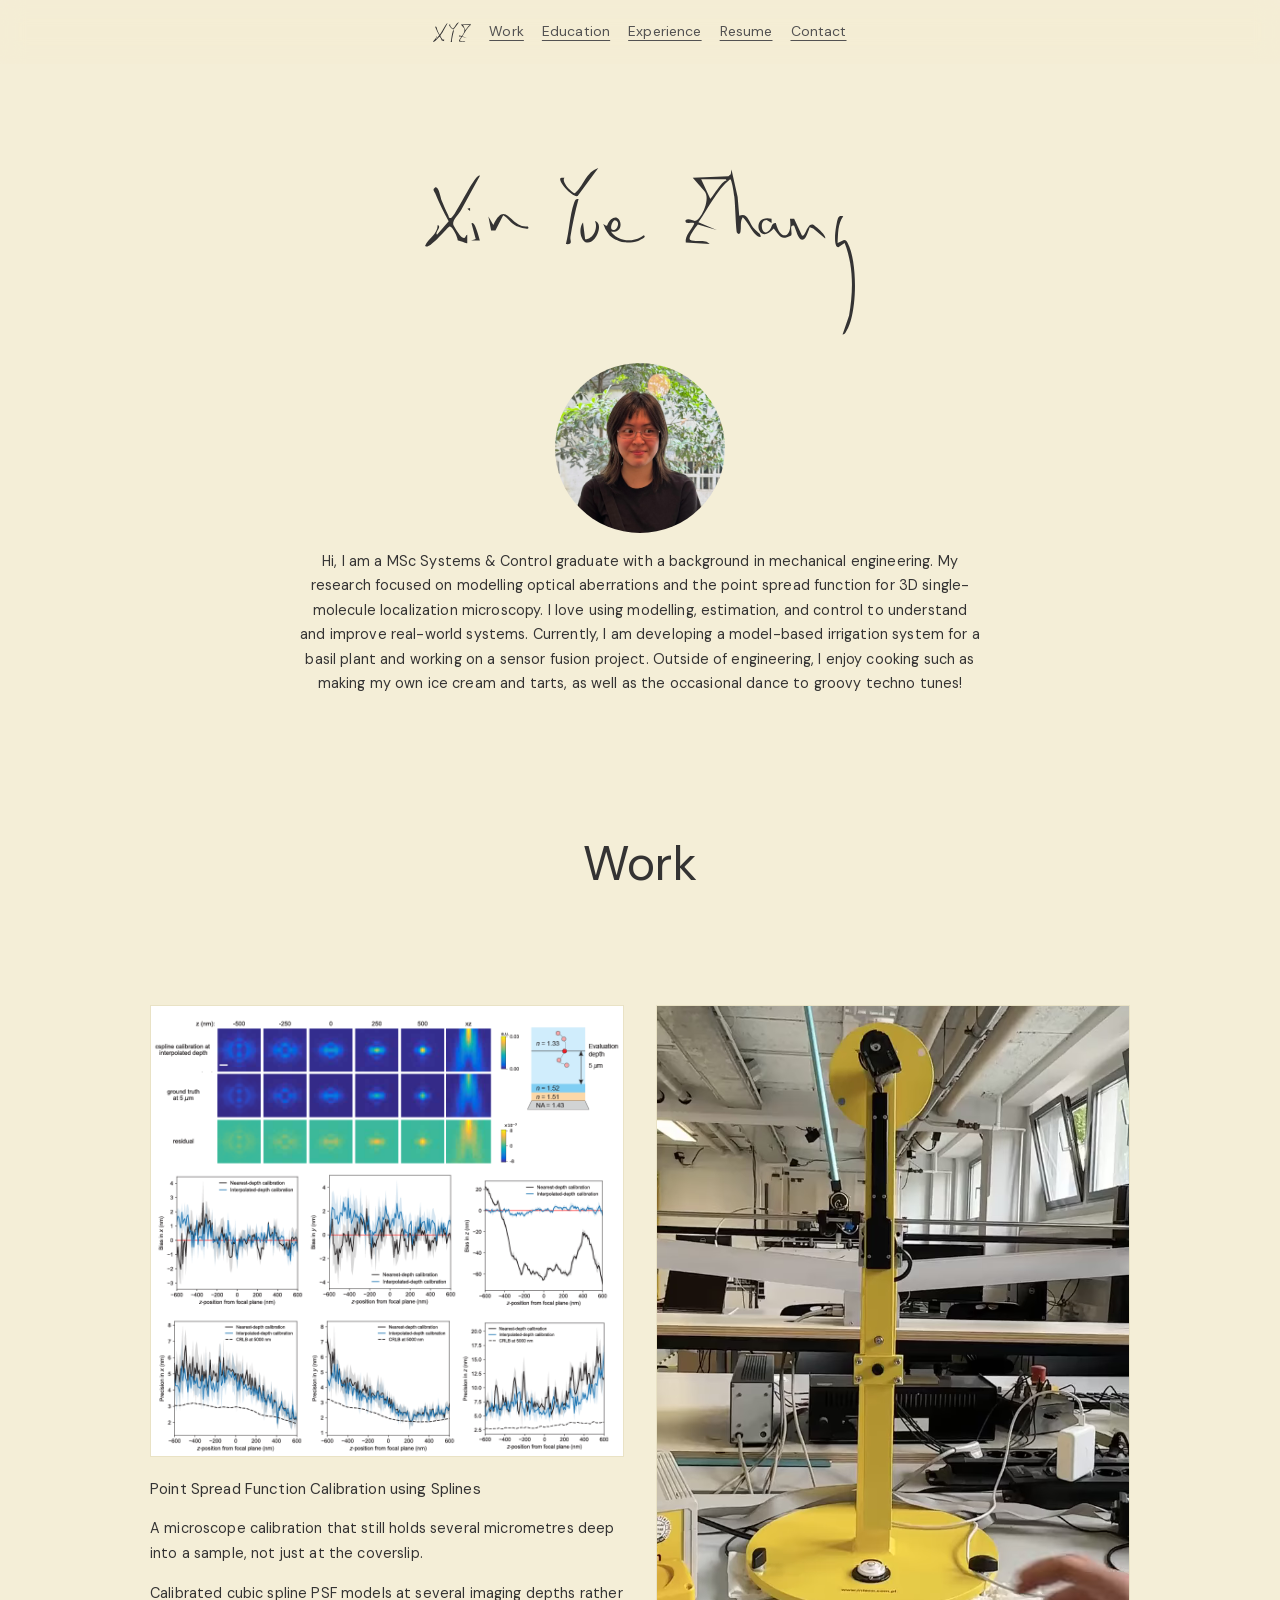
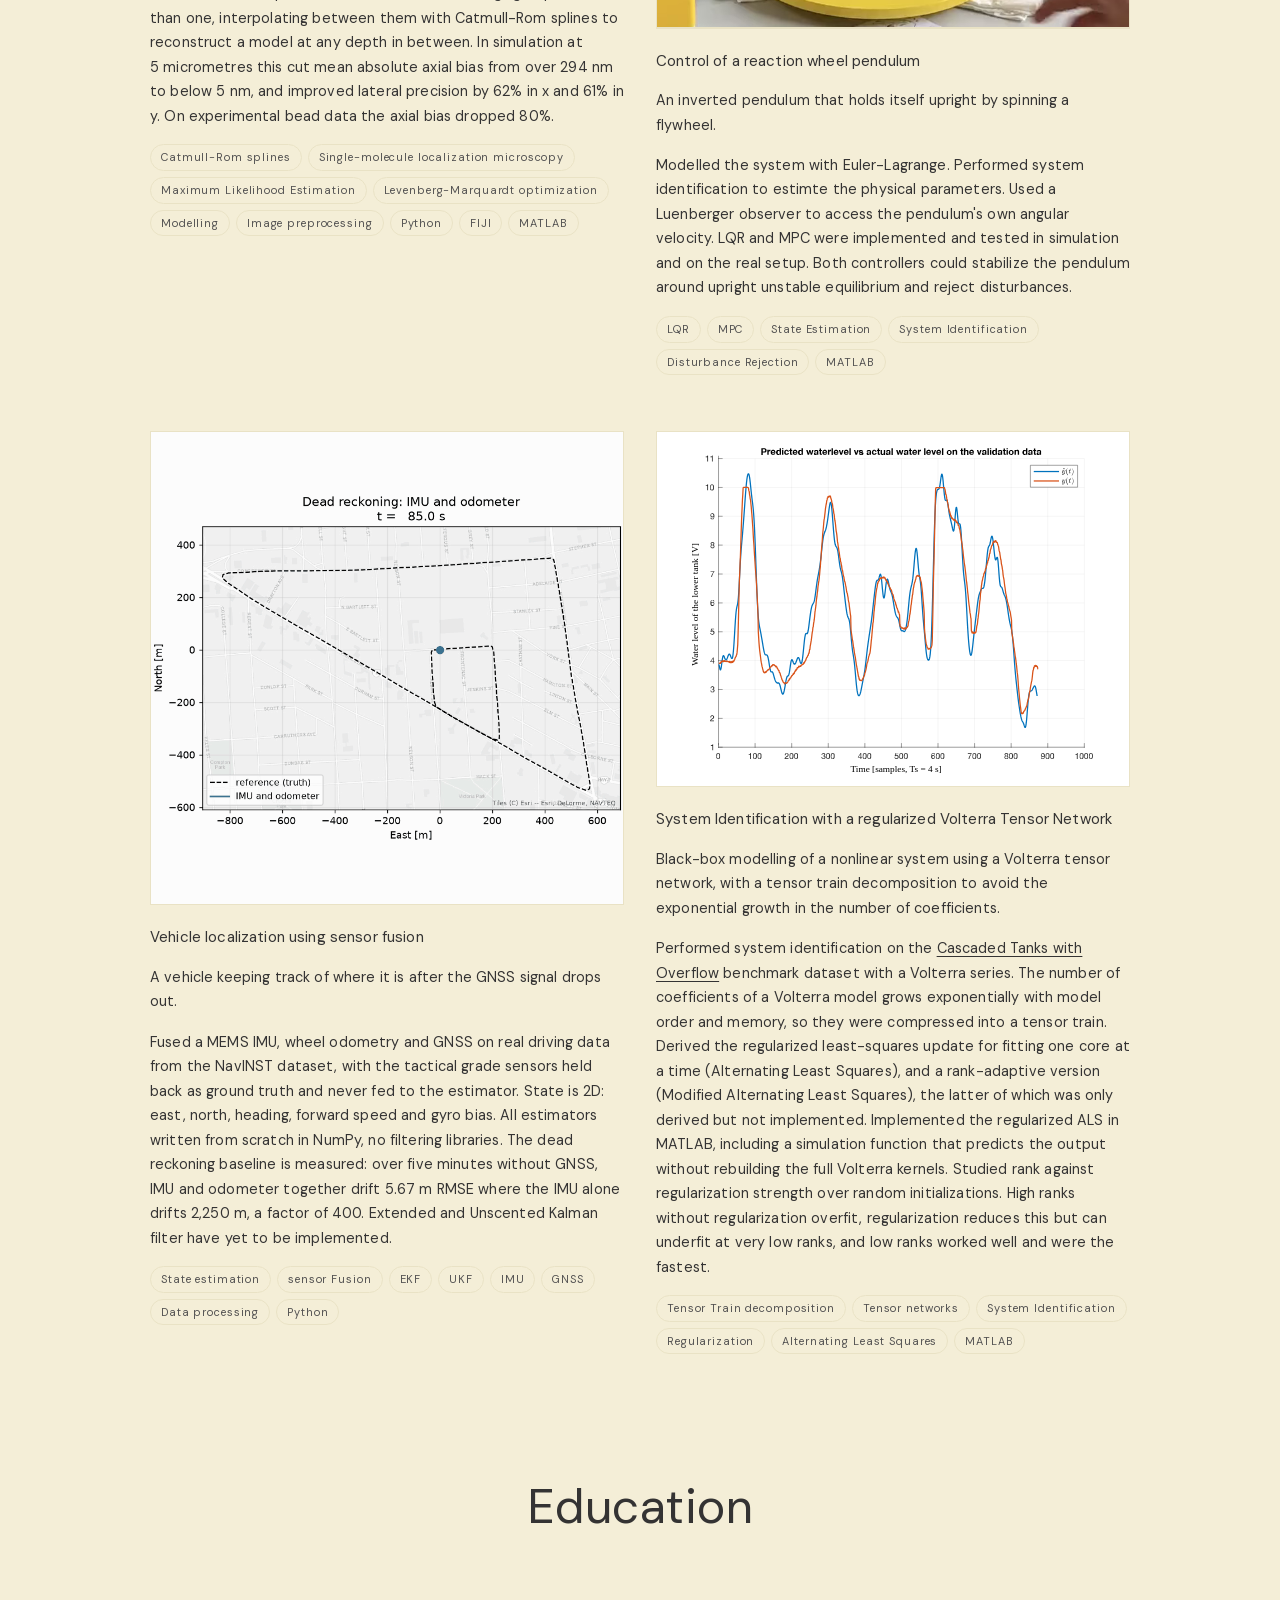
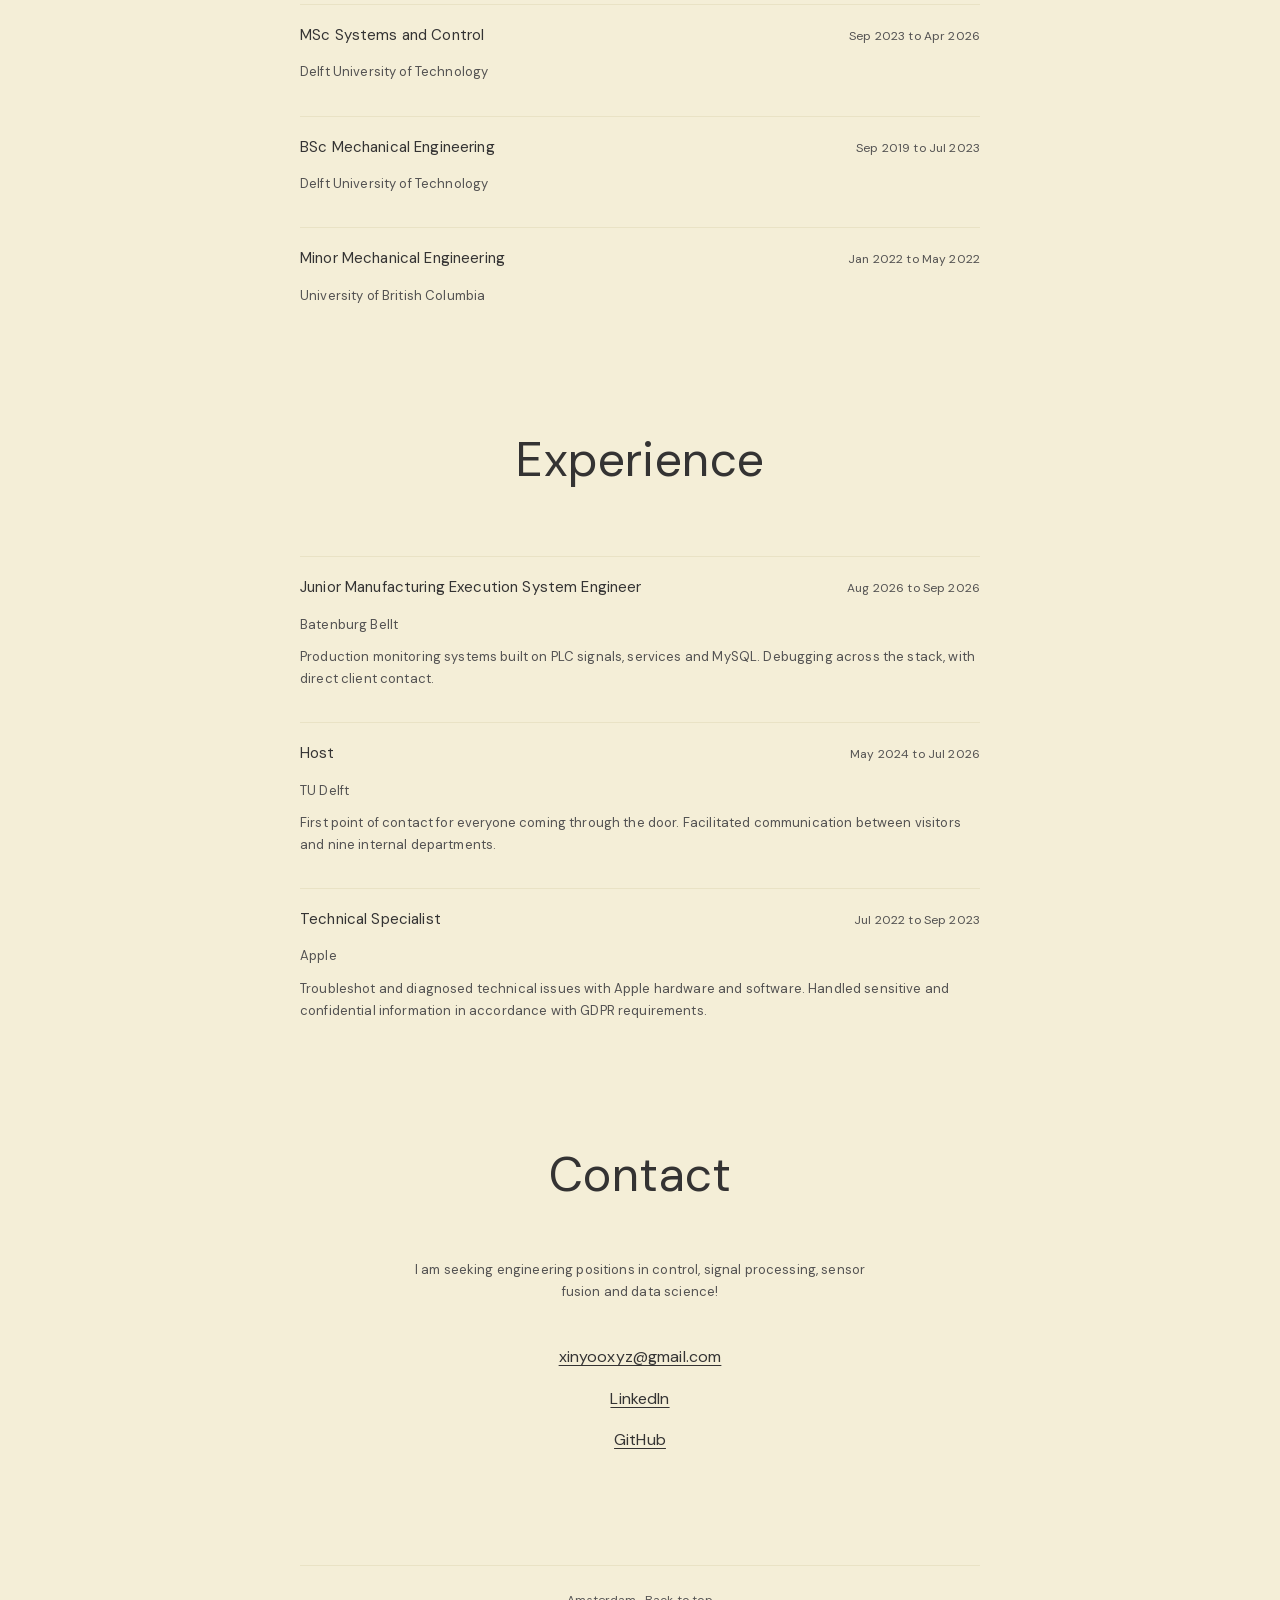
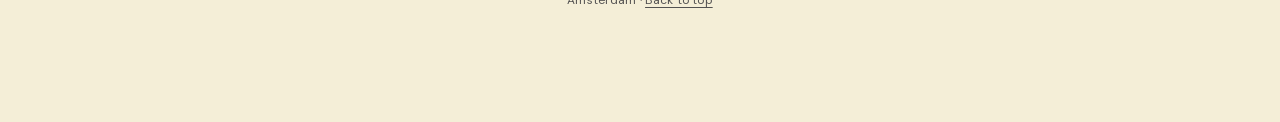
<file: index.html>
<!doctype html>
<html lang="en">
<head>
<meta charset="utf-8">
<meta name="viewport" content="width=device-width, initial-scale=1">
<title>Xin Yue Zhang</title>
<meta name="description" content="Xin Yue Zhang — mechanical engineer in Amsterdam working on data, measurement and industrial systems.">
<link rel="icon" href="media/initials.svg" type="image/svg+xml">
<link rel="icon" href="media/favicon-32.png" sizes="32x32" type="image/png">
<link rel="apple-touch-icon" href="media/apple-touch-icon.png">
<link rel="preload" href="media/fonts/dmsans-latin.woff2" as="font" type="font/woff2" crossorigin>
<link rel="stylesheet" href="styles.css">
</head>
<body>
<a class="skip" href="#work">Skip to content</a>

<header class="masthead">
  <a class="mark" href="#top" aria-label="Back to top">
    <svg xmlns="http://www.w3.org/2000/svg" viewBox="0 0 227.21 120.1"
         fill="currentColor" aria-hidden="true">
      <g>
      <g>
      <path d="M56.79,62.84c-3.38,6.07-13.1,14.64-12.37,21.95.27,2.66,11.06,18.91,13.29,20.19,7.74,4.45,4.81-1.69,8.92-3.38v13.33s-15.08-4.92-15.08-4.92c.52-3.94-8.52-22.72-12.63-21.75S7.04,125.71,0,119.36c5.08-12.74,19.5-17.62,20.02-33.31,7.3,2.35-5.01,11.92-1.15,15.53l18.46-21.43c-8.32-14.28-15.1-29.19-21.48-44.44-1.33-3.17-4.45-5.65-.31-8.59,6.17-3.78,8.92,16.04,10.72,20.43,2.87,7.01,6.98,16.38,10.4,23.04,1.34,2.6.02,5.34,4.42,4.32,6.61-2.21,39.32-73.58,45.57-66.66l-29.85,54.61Z"/>
      <g>
      <path d="M157.29,0l-32.57,44.22c-7.51,2.52-25.03-17.16-26.96-23.58s.31-5.4,6.22-5.08c-5.96,6.28,12.75,24.89,16.35,24.27,14.22-11.92,17.37-33.34,36.97-39.84Z"/>
      <path d="M126.18,48.9c-5.3,19.55-9.65,39.6-12.82,59.64-1,6.33,5.06,12.4-7.15,11.47,5.12-18.98,6.16-46.29,12.61-64.05,1.36-3.74,2.2-7.89,7.37-7.05Z"/>
      </g>
      <path d="M226.16,17.92c-21.99,18.39-33.63,44.83-49.99,67.77l28.86,12.19-29.65-8.71c-3.27,4.06-15.93,19.99-12.47,24.18,9.5,4.49,24.81-1.79,31.02,6.75l-37.68-2.3c-1.51-12.03,9.09-19.83,13.26-29.88.1-3.64-16.15,3.1-13.35-5.55,5.03-3.66,12.56,2.38,15.64,1.1,10.25-4.27,24.15-36.03,13.72-47.16l-18.24-20.64,56.25-2.57,3.67-3.22M215.05,17.88c-11.43.56-23.02-.41-34.45,0l14.45,31.07c1.96-.07,18.25-29.35,25.53-28.9l-1.14-2.24c-2.05.22-3.73.03-4.4.06Z"/>
      </g>
      </g>
    </svg>
  </a>
  <nav class="nav" aria-label="Sections">
    <!-- <a href="#about">About</a> -->
    <a href="#projects">Work</a>
    <a href="#education">Education</a>
    <a href="#experience">Experience</a>
    <a href="resume.html" target="_blank" rel="noopener">Resume</a>
    <a href="#contact">Contact</a>
  </nav>
</header>

<main id="top">

  <div class="hero fade">
    <h1 class="wordmark">
      <svg xmlns="http://www.w3.org/2000/svg" viewBox="0 0 585.59 226.87"
           fill="currentColor" role="img" aria-labelledby="wordmark-title">
        <title id="wordmark-title">Xin Yue Zhang</title>
      <g>
      <path d="M230.88,96.51c-14.77,16.31-24.85-10.55-15.68-22.42l2.87,23.01c11.48-.39,17.78-15.26,13.43-24.95,10.07,3.27,4.3,18.92-.62,24.36Z"/>
      <path d="M49.03,57.6c-2.92,5.25-11.31,12.64-10.68,18.95.23,2.3,9.55,16.33,11.47,17.43,6.69,3.84,4.15-1.46,7.71-2.92v11.51s-13.02-4.25-13.02-4.25c.45-3.4-7.36-19.62-10.91-18.78S6.08,111.88,0,106.4c4.39-11,16.83-15.21,17.28-28.76,6.31,2.03-4.32,10.29-.99,13.41l15.94-18.5c-7.18-12.33-13.04-25.2-18.55-38.37-1.14-2.74-3.84-4.88-.27-7.42,5.32-3.26,7.71,13.85,9.26,17.64,2.48,6.05,6.03,14.15,8.98,19.89,1.16,2.25.02,4.61,3.81,3.73,5.71-1.91,33.95-63.53,39.34-57.56l-25.77,47.15Z"/>
      <path d="M140.05,79.54c4.99,7.04-13.88.39-15.79-.51-7.71-3.65-10.67-10.42-17.79-14.6l-10.57,20.86h-5.7s-3.86-19.18-3.86-19.18l6.72,11.5c17.4-36.07,23.63,5.64,46.98,1.93Z"/>
      <path d="M74.82,98.72h-11.49s5.73-1.95,5.73-1.95l-5.73-21.06c4.57-5.03,10.53,21.02,11.49,23.01Z"/>
      <polyline points="61.38 54.6 61.37 58.43 57.57 55.54"/>
      <g>
      <path d="M427.96,65.19c10.8-5.43,13.79,8.94,19.18,16.32,2.16,2.96,8.56,7.24,9.58,9.62,2.09,4.88-3.18,2.44-5.8.03-7.37-6.79-10.81-17.23-18.18-24.04-4.07,5.75-1.61,13.85-3.12,19.89-.57,2.27-2.95,4.16-4.58,1.24s-2.59-41.36-3.85-49.94c-.49-3.35-3.27-23.09-5.71-22.98-18.98,15.88-29.04,38.7-43.16,58.51l24.92,10.52-25.6-7.52c-2.83,3.51-13.76,17.26-10.77,20.88,8.2,3.87,21.42-1.55,26.78,5.83l-32.53-1.99c-1.31-10.39,7.85-17.12,11.45-25.8.08-3.14-13.94,2.67-11.53-4.79,4.34-3.16,10.84,2.06,13.5.95,8.85-3.68,20.85-31.11,11.84-40.72l-15.75-17.82,48.57-2.22,3.17-2.78.99-6.5,8.43,37.64,2.16,25.67ZM405.88,15.3c-9.87.48-19.88-.35-29.74,0l12.47,26.83c1.69-.06,15.76-25.34,22.05-24.95l-.98-1.93c-1.77.19-3.22.03-3.8.05Z"/>
      <path d="M471.98,69.16l.07,5.63-6.7-3.9c-11.73-.17-6.41,25.89,3.95,13.6,3.06-3.63,2.88-10.35,8.51-9.69,6.37,25.58,23.07,21,19.21-5.77l5.69.03,10.64,23c5.41,1.3,6.33-16.84,15.03-14.99,1.25.27,18.85,14.69,16.59,18.82l-16.27-13.46-4.8-1.88c-1.11,3.67-4.38,13.12-6.75,15.34-8.04,7.54-11.35-11.05-14.42-17.26-7.6-1.73-1.83,9.68-4.07,13.16-14.41,7.74-15.14.82-23.72-9.3-21.6,25-32.12-20.33-2.97-13.34Z"/>
      <path d="M569.61,65.65c-7.74,10.37-6.8,24.17-7.67,36.42l8.66-3.92c3.11-.03,4.02,2.19,5.2,4.46,13.35,25.59,13.19,93.56-1.35,118.51-1.38,2.38-2.27,6.01-5.79,5.73l8.87-25.83c5.67-33.39,6.36-66.91-6.03-98.93l-8.63,5.7c-8.52-.56-2.54-33.23-.54-38.88,1.41-3.97,3.74-3.55,7.27-3.27Z"/>
      </g>
      <path d="M299.27,92.87c.19,1.25-1.85,2.53-4.13,3.92-1.56.95-2.97,1.82-4.91,2.55-8.81,3.28-18.42,1.94-18.42,1.94-10.05-1.41-16.99-6.45-20.07-9.03-1.02-1.31-2.4-3.17-3.92-5.51-1-1.54-1.64-2.64-1.79-2.89-.39-.68-3.38-8.01-3.38-8.01,0,0,2.76,2.9,5.24,2.83.33,0,1.77-5.36,5.59-8.71,1.89-1.66,5.11-3.14,7.7-2.23,4.52,1.58,7.3,10.48,3.24,15.53-2.39,2.97-6.78,4.14-11.17,3.12,1.56,2.18,4.6,5.83,9.61,8.6,7.89,4.37,15.47,3.63,18.42,3.31,8.34-.92,14.14-4.78,16.72-6.74.56.29,1.16.72,1.25,1.33ZM258.09,71c-3.57,1.9-7.32,12.32-1.91,13.42,5.6,1.14,10.98-12.6,1.91-13.42Z"/>
      <path d="M235.99,0l-28.12,38.18c-6.48,2.18-21.61-14.81-23.28-20.36s.27-4.67,5.37-4.38c-5.15,5.42,11.01,21.49,14.11,20.96,12.28-10.29,15-28.78,31.92-34.39Z"/>
      <path d="M209.12,42.22c-4.57,16.88-8.33,34.19-11.07,51.49-.87,5.46,4.37,10.71-6.18,9.9,4.42-16.39,5.32-39.96,10.88-55.3,1.17-3.23,1.9-6.81,6.37-6.09Z"/>
      </g>
      </svg>
    </h1>
    <!-- <p class="tagline">Systems and Control Engineer</p> -->
<figure class="portrait">
  <img src="media/me.jpeg" alt="Xin Yue Zhang" width="887" height="900">
</figure>
    <p>
    <p>
Hi, I am a MSc Systems & Control graduate with a background in mechanical engineering. My research focused on modelling optical aberrations and the point spread function for 3D single-molecule localization microscopy. I love using modelling, estimation, and control to
understand and improve real-world systems. Currently, I am developing a model-based
irrigation system for a basil plant and working on a sensor fusion project. Outside of engineering, I enjoy cooking such as making my own ice cream and tarts,
as well as the occasional dance to groovy techno tunes!

  </div>
  <!-- ============================= Projects ============================= -->
   
  <section id="projects" class="work" aria-labelledby="work-heading">
    <h2 id="work-heading" class="section-title">Work</h2>

    <article class="project">

      <figure>
        <img src="media/summary_Figure.png" alt="Spline PSF calibration compared against ground truth at 5 micrometres, with residuals, plus bias and precision in x, y and z against the Cramer-Rao lower bound." loading="lazy" width="1520" height="1446">
      </figure>
      <div class="caption">
        <h3>Point Spread Function Calibration using Splines</h3>
      </div>
      <p>
        A microscope calibration that still holds several micrometres deep into a sample,
        not just at the coverslip.
      </p>
      <p>
        Calibrated cubic spline PSF models at several imaging depths rather than one,
        interpolating between them with Catmull-Rom splines to reconstruct a model at any
        depth in between. In simulation at 5&nbsp;micrometres this cut mean absolute axial
        bias from over 294&nbsp;nm to below 5&nbsp;nm, and improved lateral precision by 62%
        in x and 61% in y. On experimental bead data the axial bias dropped 80%.
      </p>
      <ul class="tags">
        <li>Catmull-Rom splines</li><li>Single-molecule localization microscopy</li><li>Maximum Likelihood Estimation</li><li>Levenberg-Marquardt optimization</li><li>Modelling</li><li>Image preprocessing</li><li>Python</li><li>FIJI</li><li>MATLAB</li>
      </ul>
    </article>

    <article class="project">
    <figure>
<video autoplay muted loop playsinline
       width="720" height="948"
       aria-label="Reaction wheel pendulum rejecting a disturbance: a hand pushes it off vertical and the wheel drives it back upright.">
  <source src="media/pendulum.mp4"  type="video/mp4">
  <source src="media/pendulum.webm" type="video/webm">
</video>
    </figure>
<div class="caption">
  <h3>Control of a reaction wheel pendulum</h3>
</div>
<p>
  An inverted pendulum that holds itself upright by spinning a flywheel.
</p>
<p>
  Modelled the system with Euler-Lagrange. Performed system identification to estimte the physical parameters. Used a Luenberger observer to access the pendulum's own angular velocity. LQR and MPC were implemented and tested in simulation and on the real setup. Both controllers could stabilize the pendulum around upright unstable equilibrium and reject disturbances.
</p>
<ul class="tags">
  <li>LQR</li><li>MPC</li>
  <li>State Estimation</li><li>System Identification</li><li>Disturbance Rejection</li><li>MATLAB</li>
</ul>
    </article>

      <article class="project">
      <figure>
        <img src="media/e1_odometer_map.gif" alt="Dead reckoning from IMU and odometer plotted against the reference trajectory, in metres east and north over a street map." loading="lazy" width="845" height="845">
      </figure>
  <div class="caption">
    <h3>Vehicle localization using sensor fusion</h3>
  </div>
  <p>
    A vehicle keeping track of where it is after the GNSS signal drops out.
  </p>
  <p>
    Fused a MEMS IMU, wheel odometry and GNSS on real driving data from the NavINST
    dataset, with the tactical grade sensors held back as ground truth and never fed to
    the estimator. State is 2D: east, north, heading, forward speed and gyro bias. All
    estimators written from scratch in NumPy, no filtering libraries. The dead reckoning
    baseline is measured: over five minutes without GNSS, IMU and odometer together drift
    5.67 m RMSE where the IMU alone drifts 2,250 m, a factor of 400. Extended and Unscented Kalman filter have yet to be implemented.
  </p>
  <ul class="tags">
    <li>State estimation</li><li>sensor Fusion</li><li>EKF</li><li>UKF</li>
    <li>IMU</li><li>GNSS</li><li>Data processing</li><li>Python</li>
  </ul>
    </article>
    </article>
      <article class="project">
      <figure>
        <img src="media/validation.svg" alt="System Identification with a regularized Volterra Tensor
Network." loading="lazy" width="845" height="845">
      </figure>
  <div class="caption">
    <h3>System Identification with a regularized Volterra Tensor
Network</h3>
  </div>
  <p>Black-box modelling of a nonlinear system using a Volterra tensor network, with a tensor train decomposition to avoid the exponential growth in the number of coefficients.</p>

  <p>
    Performed system identification on the <a href="https://www.nonlinearbenchmark.org/benchmarks/cascaded-tanks">Cascaded Tanks with Overflow</a> benchmark dataset with a Volterra series. The number of coefficients of a Volterra model grows exponentially with model order and memory, so they were compressed into a tensor train. Derived the regularized least-squares update for fitting one core at a time (Alternating Least Squares), and a rank-adaptive version (Modified Alternating Least Squares), the latter of which was only derived but not implemented. Implemented the regularized ALS in MATLAB, including a simulation function that predicts the output without rebuilding the full Volterra kernels. Studied rank against regularization strength over random initializations. High ranks without regularization overfit, regularization reduces this but can underfit at very low ranks, and low ranks worked well and were the fastest.

  <ul class="tags">
    <li>Tensor Train decomposition</li><li>Tensor networks</li><li>System Identification</li><li>Regularization</li><li>Alternating Least Squares</li><li>MATLAB</li>

  </ul>
    </article>
  </section>

  <!-- ============================ Education ============================= -->
  <section id="education" aria-labelledby="education-heading">
    <h2 id="education-heading" class="section-title">Education</h2>

    <div class="subsection">
      <ul class="entries">
        <li>
          <div class="row">
            <h3>MSc Systems and Control</h3>
            <p class="meta">Delft University of Technology</p>
            <p class="when">Sep 2023 to Apr 2026</p>
          </div>
        </li>
        <li>
          <div class="row">
            <h3>BSc Mechanical Engineering</h3>
            <p class="meta">Delft University of Technology</p>
            <p class="when">Sep 2019 to Jul 2023</p>
          </div>
        </li>
        <li>
          <div class="row">
            <h3>Minor Mechanical Engineering</h3>
            <p class="meta">University of British Columbia</p>
            <p class="when">Jan 2022 to May 2022</p>
          </div>
        </li>
      </ul>
    </div>
  </section>
  <!-- ============================ Experience ============================= -->
  <section id="experience" aria-labelledby="experience-heading">
    <h2 id="experience-heading" class="section-title">Experience</h2>

      <div class="subsection">
      <ul class="entries">
        <li>
          <div class="row">
            <h3>Junior Manufacturing Execution System Engineer</h3>
            <p class="meta">Batenburg Bellt</p>
            <p class="when">Aug 2026 to Sep 2026</p>
          </div>
          <p>
            Production monitoring systems built on PLC signals, services and MySQL. Debugging
            across the stack, with direct client contact.
          </p>
        </li>
        <li>
          <div class="row">
            <h3>Host</h3>
            <p class="meta">TU Delft</p>
            <p class="when">May 2024 to Jul 2026</p>
          </div>
          <p>First point of contact for everyone coming through the door. Facilitated communication between visitors and nine internal departments.</p>
        </li>
        <li>
          <div class="row">
            <h3>Technical Specialist</h3>
            <p class="meta">Apple</p>
            <p class="when">Jul 2022 to Sep 2023</p>
          </div>
          <p>
            Troubleshot and diagnosed technical issues with Apple hardware and software. Handled sensitive and confidential information in accordance with GDPR requirements.
          </p>
        </li>
      </ul>
    </div>
  </section>

  <!-- =========================== CONTACT ============================ -->
  <section id="contact" aria-labelledby="contact-heading">
    <h2 id="contact-heading" class="section-title">Contact</h2>

    <p class="centred-note">I am seeking engineering positions in control, signal processing, sensor fusion and data science!</p>

    <ul class="contact-list">
      <li><a href="mailto:xinyooxyz@gmail.com">xinyooxyz@gmail.com</a></li>
      <li><a href="https://www.linkedin.com/in/xin-yue-zhang-552b0b234" rel="me noopener noreferrer" target="_blank">LinkedIn</a></li>
      <li><a href="https://github.com/xyzhang8" rel="me noopener noreferrer" target="_blank">GitHub</a></li>
    </ul>
  </section>

</main>

<footer>
  <p>Amsterdam · <a href="#top">Back to top</a></p>
</footer>

<script src="nav.js" defer></script>
</body>
</html>
</file>
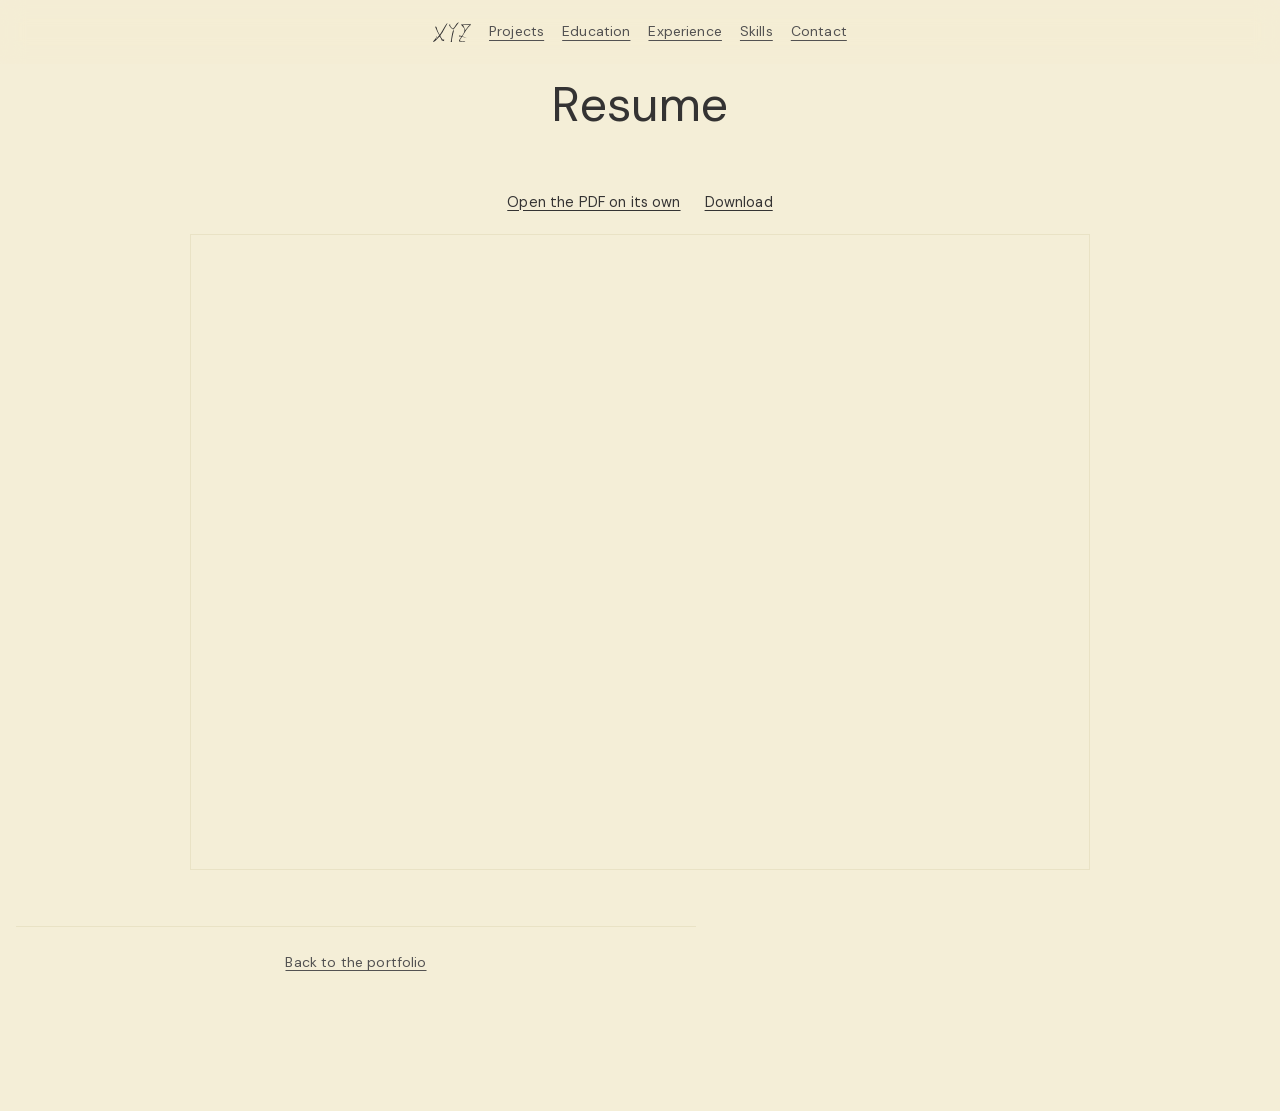
<file: resume.html>
<!doctype html>
<html lang="en">
<head>
<meta charset="utf-8">
<meta name="viewport" content="width=device-width, initial-scale=1">
<title>Resume | Xin Yue Zhang</title>
<meta name="description" content="Resume of Xin Yue Zhang, systems and control engineer in Amsterdam.">
<link rel="icon" href="media/initials.svg" type="image/svg+xml">
<link rel="icon" href="media/favicon-32.png" sizes="32x32" type="image/png">
<link rel="apple-touch-icon" href="media/apple-touch-icon.png">
<link rel="preload" href="media/fonts/dmsans-latin.woff2" as="font" type="font/woff2" crossorigin>
<link rel="stylesheet" href="styles.css">
</head>
<body class="resume-page">

<header class="masthead">
  <a class="mark" href="index.html" aria-label="Back to the portfolio">
    <svg xmlns="http://www.w3.org/2000/svg" viewBox="0 0 227.21 120.1"
         fill="currentColor" aria-hidden="true">
      <g>
      <path d="M56.79,62.84c-3.38,6.07-13.1,14.64-12.37,21.95.27,2.66,11.06,18.91,13.29,20.19,7.74,4.45,4.81-1.69,8.92-3.38v13.33s-15.08-4.92-15.08-4.92c.52-3.94-8.52-22.72-12.63-21.75S7.04,125.71,0,119.36c5.08-12.74,19.5-17.62,20.02-33.31,7.3,2.35-5.01,11.92-1.15,15.53l18.46-21.43c-8.32-14.28-15.1-29.19-21.48-44.44-1.33-3.17-4.45-5.65-.31-8.59,6.17-3.78,8.92,16.04,10.72,20.43,2.87,7.01,6.98,16.38,10.4,23.04,1.34,2.6.02,5.34,4.42,4.32,6.61-2.21,39.32-73.58,45.57-66.66l-29.85,54.61Z"/>
      <g>
      <path d="M157.29,0l-32.57,44.22c-7.51,2.52-25.03-17.16-26.96-23.58s.31-5.4,6.22-5.08c-5.96,6.28,12.75,24.89,16.35,24.27,14.22-11.92,17.37-33.34,36.97-39.84Z"/>
      <path d="M126.18,48.9c-5.3,19.55-9.65,39.6-12.82,59.64-1,6.33,5.06,12.4-7.15,11.47,5.12-18.98,6.16-46.29,12.61-64.05,1.36-3.74,2.2-7.89,7.37-7.05Z"/>
      </g>
      <path d="M226.16,17.92c-21.99,18.39-33.63,44.83-49.99,67.77l28.86,12.19-29.65-8.71c-3.27,4.06-15.93,19.99-12.47,24.18,9.5,4.49,24.81-1.79,31.02,6.75l-37.68-2.3c-1.51-12.03,9.09-19.83,13.26-29.88.1-3.64-16.15,3.1-13.35-5.55,5.03-3.66,12.56,2.38,15.64,1.1,10.25-4.27,24.15-36.03,13.72-47.16l-18.24-20.64,56.25-2.57,3.67-3.22M215.05,17.88c-11.43.56-23.02-.41-34.45,0l14.45,31.07c1.96-.07,18.25-29.35,25.53-28.9l-1.14-2.24c-2.05.22-3.73.03-4.4.06Z"/>
      </g>
    </svg>
  </a>
  <nav class="nav" aria-label="Sections">
    <a href="index.html#projects">Projects</a>
    <a href="index.html#education">Education</a>
    <a href="index.html#experience">Experience</a>
    <a href="index.html#skills">Skills</a>
    <a href="index.html#contact">Contact</a>
  </nav>
</header>

<main>
  <h1 class="section-title">Resume</h1>

  <p class="resume-actions">
    <a href="media/resume.pdf" target="_blank" rel="noopener">Open the PDF on its own</a>
    <a href="media/resume.pdf" download="Xin Yue Zhang resume.pdf">Download</a>
  </p>

  <!-- Desktop browsers render this inline. Phones mostly do not, which is
       what .resume-fallback below is for. -->
  <iframe class="resume-viewer"
          src="media/resume.pdf#view=FitH"
          title="Resume of Xin Yue Zhang"></iframe>

  <p class="resume-fallback">
    Your browser will not display the PDF inline.
    <a href="media/resume.pdf" target="_blank" rel="noopener">Open it in a new tab</a>
    or <a href="media/resume.pdf" download="Xin Yue Zhang resume.pdf">download it</a>.
  </p>
</main>

<footer class="foot">
  <a href="index.html">Back to the portfolio</a>
</footer>

</body>
</html>
</file>
<file: styles.css>
/* ---------------------------------------------------------------
   Xin Yue Zhang — portfolio
   One scrolling page. Single centred column, monochrome, monospace.
   --------------------------------------------------------------- */

/* DM Sans, self-hosted. SIL Open Font License 1.1.
   One variable file per subset covering weights 400 to 700, so the browser
   fetches 36 KB and nothing leaves this origin. The unicode-range on the
   latin-ext face means it is only fetched if a page actually uses one of
   those characters. */

@font-face {
  font-family: "DM Sans";
  font-style: normal;
  font-weight: 400 700;
  font-display: swap;
  src: url("media/fonts/dmsans-latin.woff2") format("woff2");
  unicode-range: U+0000-00FF, U+0131, U+0152-0153, U+02BB-02BC, U+02C6, U+02DA,
                 U+02DC, U+0304, U+0308, U+0329, U+2000-206F, U+20AC, U+2122,
                 U+2191, U+2193, U+2212, U+2215, U+FEFF, U+FFFD;
}

@font-face {
  font-family: "DM Sans";
  font-style: normal;
  font-weight: 400 700;
  font-display: swap;
  src: url("media/fonts/dmsans-latin-ext.woff2") format("woff2");
  unicode-range: U+0100-02BA, U+02BD-02C5, U+02C7-02CC, U+02CE-02D7, U+02DD-02FF,
                 U+0304, U+0308, U+0329, U+1D00-1DBF, U+1E00-1E9F, U+1EF2-1EFF,
                 U+2020, U+20A0-20AB, U+20AD-20C4, U+2113, U+2C60-2C7F, U+A720-A7FF;
}

:root {
  --bg:        #f4eed7;
  /* --glow:      #f4f1e5; */
  --ink:       #343333;
  --ink-dim:   #535252;
  --rule:      #e9e2c5;

  --col:       680px;   /* centred column width */
  --gutter:    16px;    /* phone side gutter */
  --bar:       64px;    /* height the sticky nav occupies */

  --sans: "DM Sans", system-ui, -apple-system, "Segoe UI",
          Helvetica, Arial, sans-serif;
}

*, *::before, *::after { box-sizing: border-box; }

html {
  -webkit-text-size-adjust: 100%;
  /* stops an anchor jump from hiding the heading under the sticky bar */
  scroll-padding-top: calc(var(--bar) + 12px);
}

@media (prefers-reduced-motion: no-preference) {
  html { scroll-behavior: smooth; }
}

body {
  margin: 0;
  padding: 0 var(--gutter) 96px;
  background-color: var(--bg);
  background-image: radial-gradient(
    110% 70% at 50% 22%,
    /* var(--glow) 0%, */
    var(--bg) 62%
  );
  background-attachment: fixed;
  background-repeat: no-repeat;
  color: var(--ink);
  font-family: var(--sans);
  font-size: 0.9rem;
  line-height: 1.7;
  letter-spacing: 0.01em;
  overflow-x: hidden;
}

hr {
  height: 0.5px;
  margin-top: 80px;
  margin-bottom: -10px;
}

/* --- skip link ------------------------------------------------- */

.skip { position: absolute; left: -9999px; }
.skip:focus {
  left: 50%;
  top: 8px;
  transform: translateX(-50%);
  z-index: 10;
  padding: 8px 14px;
  background: var(--ink);
  color: var(--bg);
  border-radius: 2px;
}

/* --- sticky masthead -------------------------------------------- */

.masthead {
  position: sticky;
  top: 0;
  z-index: 5;
  display: flex;
  flex-wrap: wrap;
  align-items: center;
  justify-content: center;
  gap: 10px 18px;
  min-height: var(--bar);
  /* bleed past the body gutter so the backdrop spans full width */
  margin: 0 calc(var(--gutter) * -1);
  padding: 14px var(--gutter);
  background: color-mix(in srgb, var(--bg) 78%, transparent);
  border-bottom: 1px solid transparent;
}

@supports (backdrop-filter: blur(1px)) {
  .masthead { backdrop-filter: blur(12px) saturate(140%); }
}

/* opaque fallback where blur is unavailable */
@supports not (backdrop-filter: blur(1px)) {
  .masthead { background: var(--bg); border-bottom-color: var(--rule); }
}

/* initials are 227.21 x 120.1, so size by height and let width follow */
.mark { display: block; height: 20px; flex: none; color: var(--ink); }
.mark svg { display: block; height: 100%; width: auto; }

.nav {
  display: flex;
  flex-wrap: wrap;
  justify-content: center;
  gap: 8px 18px;
}

.nav a {
  color: var(--ink-dim);
  text-decoration: underline;
  text-underline-offset: 4px;
  text-decoration-thickness: 1px;
  font-size: 14px;
  transition: color 0.2s ease;
}
.nav a:hover,
.nav a:focus-visible { color: var(--ink); }

/* set by nav.js on the section you are looking at */
.nav a[aria-current] {
  color: var(--ink);
  text-decoration-thickness: 2px;
}

/* --- hero ------------------------------------------------------ */

.hero {
  text-align: center;
  padding: 104px 0 0;
}

.wordmark {
  margin: 0;
  line-height: 0;          /* kill the inline-box gap under the svg */
}

.wordmark svg {
  display: block;
  width: clamp(230px, 56vw, 430px);
  height: auto;            /* viewBox keeps the 585.59 x 226.87 ratio */
  margin-inline: auto; /* added this to make it centered*/
  color: var(--ink);       /* fill="currentColor" follows this */
}

.hero .tagline {
  margin: 22px 0 0;
  font-size: clamp(15px, 3.4vw, 21px);
  letter-spacing: 0.22em;
  /* text-transform: lowercase; */
}

.hero .blurb {
  margin: 30px auto 0;
  max-width: 46ch;
  font-size: 13px;
  color: var(--ink-dim);
}

.hero .portrait {
  width: clamp(120px, 26vw, 170px);   /* min, preferred, max */
  margin: 28px auto 0;                /* auto on both sides centres it */
}

.hero .portrait img {
  display: block;
  width: 100%;          /* fill the figure, never the page */
  height: auto;
  aspect-ratio: 1 / 1;
  object-fit: cover;    /* crop to square instead of squashing */
  border-radius: 50%;   /* delete this line if you want a square */
}
/* --- sections ---------------------------------------------------- */

main {
  max-width: var(--col);
  margin: 0 auto;
}

section { padding-top: 112px; }

.section-title {
  margin: 0 0 44px;
  font-family: var(--sans);
  font-size: 3rem;
  font-weight: 400;
  letter-spacing: 0.01em;
  color: var(--ink);
  text-align: center;
}

.subsection { margin-top: 56px; }

h3 { margin: 0 0 4px; font-size: 15px; font-weight: 400; }

p { margin: 0 0 16px; }

a { color: var(--ink); text-underline-offset: 3px; }

.eyebrow {
  margin: 0 0 24px;
  font-size: 11px;
  letter-spacing: 0.3em;
  text-transform: uppercase;
  color: var(--ink-dim);
}

.meta { margin: 0; font-size: 12px; color: var(--ink-dim); }

.centred-note {
  text-align: center;
  color: var(--ink-dim);
  font-size: 13px;
  max-width: 46ch;
  margin: 0 auto 40px;
}

/* --- work blocks ------------------------------------------------ */

#projects {
  width: min(980px, calc(100vw - 2 * var(--gutter)));
  margin-left: 50%;
  transform: translateX(-50%);
}

.work {
  display: grid;
  grid-template-columns: repeat(2, minmax(0, 1fr));
  gap: 56px 32px;   /* row gap, column gap */
  align-items: start;
}

/* the heading spans both columns instead of sitting in the first */
.work .section-title { grid-column: 1 / -1; }

/* spacing is the grid's `gap` now, not a margin between siblings */
.work .project + .project { margin-top: 0; }

@media (max-width: 760px) {
  #projects { width: auto; margin-left: 0; transform: none; }
  .work { grid-template-columns: 1fr; gap: 56px; }
}

.project figure { margin: 0 0 20px; }

.project img,
.project video {
  display: block;
  width: 100%;
  height: auto;
  border: 1px solid var(--rule);
  background: var(--rule);
}

.project .caption {
  display: flex;
  flex-wrap: wrap;
  gap: 4px 14px;
  align-items: baseline;
  margin-bottom: 10px;
}

.project .caption .meta { margin-left: auto; }

.tags {
  display: flex;
  flex-wrap: wrap;
  gap: 6px;
  padding: 0;
  margin: 14px 0 0;
  list-style: none;
}

.tags li {
  font-size: 11px;
  letter-spacing: 0.08em;
  color: var(--ink-dim);
  border: 1px solid var(--rule);
  border-radius: 999px;
  padding: 3px 10px;
}

/* --- experience list -------------------------------------------- */

.entries {
  margin: 0;
  padding: 0;
  list-style: none;
  display: grid;
  gap: 32px;
}

.entries li { border-top: 1px solid var(--rule); padding-top: 18px; }

/* two columns: a stacked title + org on the left, the date top right.
     row 1   [ h3            ] [ when ]
     row 2   [ meta          ]                                        */
.entries .row {
  display: grid;
  grid-template-columns: minmax(0, 1fr) auto;
  column-gap: 20px;
  row-gap: 3px;
  align-items: baseline;
}

.entries .row h3   { grid-area: 1 / 1; margin: 0; }
.entries .row .meta { grid-area: 2 / 1; }

.entries .row .when {
  grid-area: 1 / 2;
  justify-self: end;
  margin: 0;
  font-size: 12px;
  color: var(--ink-dim);
  white-space: nowrap;       /* never break a date range across lines */
  font-variant-numeric: tabular-nums;
}

.entries p { margin: 10px 0 0; font-size: 13px; color: var(--ink-dim); }

/* --- contact ---------------------------------------------------- */

.contact-list {
  margin: 0;
  padding: 0;
  list-style: none;
  display: grid;
  gap: 14px;
  text-align: center;
}

.contact-list a { font-size: 16px; }

/* --- footer ------------------------------------------------------ */

footer {
  max-width: var(--col);
  margin: 112px auto 0;
  padding-top: 24px;
  border-top: 1px solid var(--rule);
  text-align: center;
  font-size: 12px;
  color: var(--ink-dim);
}

footer a { color: var(--ink-dim); }

/* --- motion ------------------------------------------------------ */

@media (prefers-reduced-motion: no-preference) {
  .fade { animation: fade-up 0.7s ease both; }
  @keyframes fade-up {
    from { opacity: 0; transform: translateY(10px); }
    to   { opacity: 1; transform: none; }
  }
}

/* --- phone -------------------------------------------------------- */

@media (max-width: 560px) {
  .hero { padding-top: 64px; }
  section { padding-top: 84px; }
  .project .caption .meta { margin-left: 0; width: 100%; }

  /* single column on phones, date last */
  .entries .row { grid-template-columns: minmax(0, 1fr); }
  .entries .row .when { grid-area: 3 / 1; justify-self: start; margin-top: 3px; }
}

/* --- resume page -------------------------------------------------- */

/* the PDF needs more room than the 680px reading column */
.resume-page main { max-width: min(900px, 100%); }

.resume-actions {
  display: flex;
  flex-wrap: wrap;
  gap: 8px 24px;
  justify-content: center;
  margin: 0 0 20px;
}

.resume-viewer {
  display: block;
  width: 100%;
  height: clamp(480px, calc(100vh - var(--bar) - 200px), 1100px);
  border: 1px solid var(--rule);
  background: var(--glow);
}

.resume-fallback { display: none; text-align: center; color: var(--ink-dim); }

/* phones generally refuse to render a PDF in an iframe, so offer links instead */
@media (max-width: 760px), (hover: none) and (pointer: coarse) {
  .resume-viewer   { display: none; }
  .resume-fallback { display: block; }
}

.foot {
  margin: 56px 0 40px;
  text-align: center;
  font-size: 14px;
}
</file>
